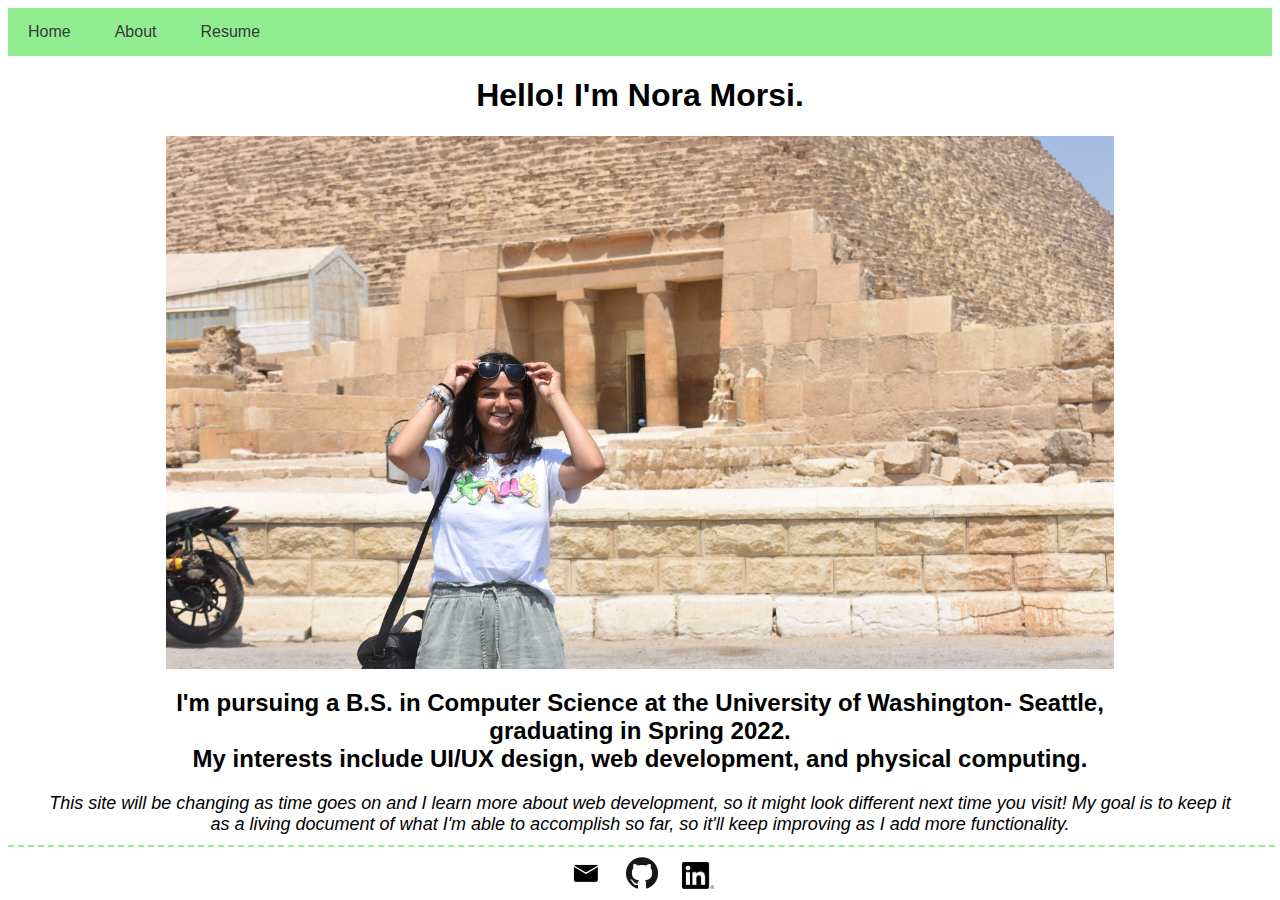
<file: index.html>
<!DOCTYPE html>
<html lang="en">
<head>
  <meta charset="UTF-8">
  <meta name="author" content="Nora Morsi">
  <meta name="description" content="Nora Morsi's personal website and portfolio">
  <link rel="stylesheet" href="index.css">
  <title> Nora Morsi </title>
</head>
<body>
  <nav>
    <ul>
      <li><a href="index.html">Home</a></li>
      <li><a href="about.html">About</a></li>
      <!--<li><a href="projects.html">Projects</a></li>-->
      <li><a href="resume.html">Resume</a></li>
      <!--<li><a href="contact.html">Contact</a></li>-->
    </ul>
  </nav>
  <div id="greeting"> <h1> Hello! I'm Nora Morsi. </h1> </div>
  <img id="me" alt="Here's me in Egypt from Summer 2019!" src="egypt.JPG">
  <div id="about">
    <h2> I'm pursuing a B.S. in Computer Science at the University of Washington- Seattle, <br>
    graduating in Spring 2022. <br>
    My interests include UI/UX design, web development, and physical computing. </h2>
  </div>
  <div id="disclaimer"> This site will be changing as time goes on and I learn more about web development,
    so it might look different next time you visit! My goal is to keep it as a living document of what
    I'm able to accomplish so far, so it'll keep improving as I add more functionality. </div>
  <footer>
    <div id="logos">
      <a href="mailto:morsin@uw.edu"><img id="email" alt="Email" src="email_icon.png"></a>
      <a href="https://github.com/noramorsi"><img id="github" alt="Github" src="GitHub-Mark-120px-plus.png"></a>
      <a href="https://www.linkedin.com/in/noramorsi/"><img id="linked" alt="LinkedIn" src="LI-In-Bug.png"></a>
    </div>
  </footer>
</body>
</html>
</file>
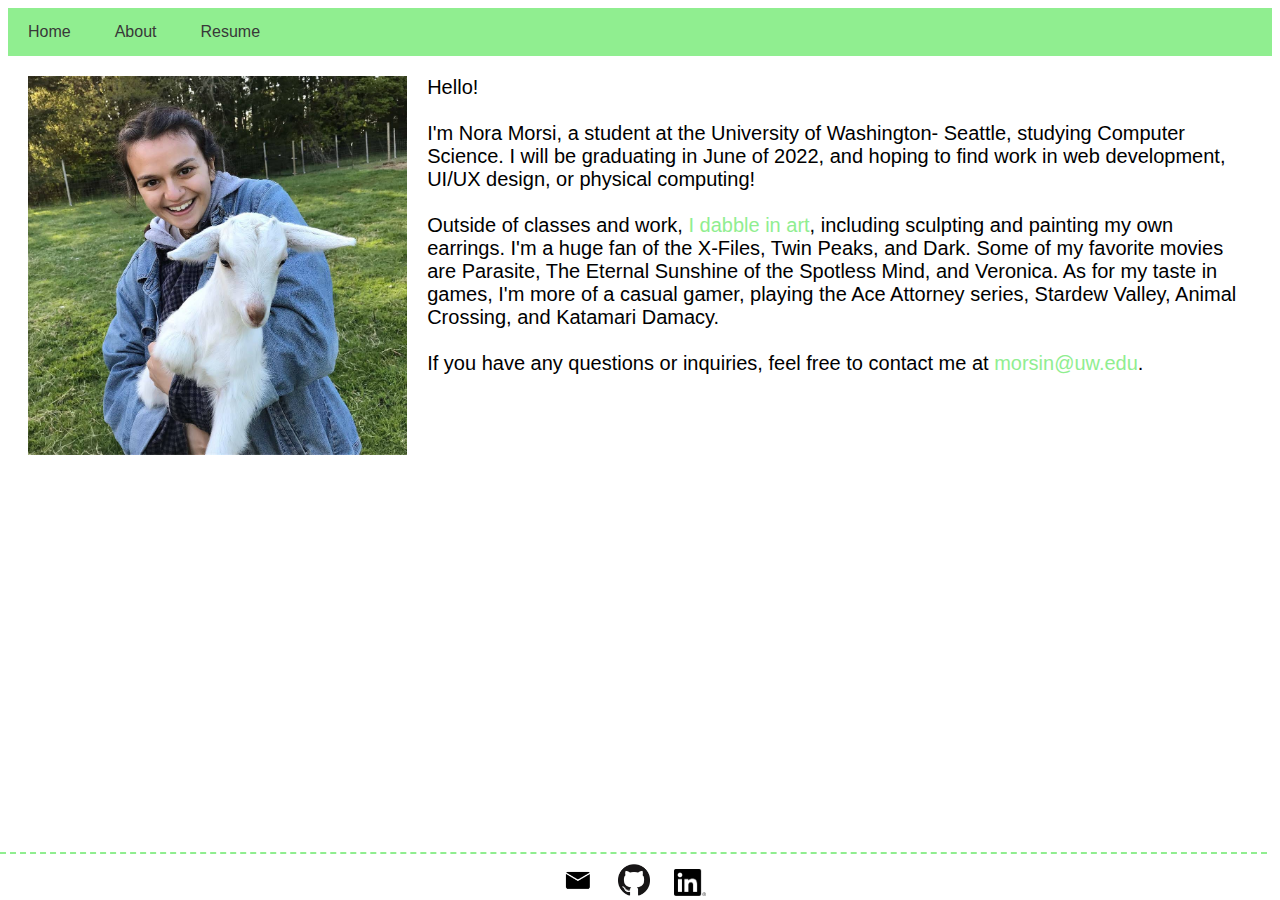
<file: about.html>
<!DOCTYPE html>
<html>
<head>
  <link rel="stylesheet" href="about.css">
<header>
  <title> Nora Morsi </title>
</header>
<nav>
  <ul>
    <li><a class="nav" href="index.html">Home</a></li>
    <li><a class="nav" href="about.html">About</a></li>
    <!--<li><a href="projects.html">Projects</a></li>-->
    <li><a href="resume.html">Resume</a></li>
    <!--<li><a href="contact.html">Contact</a></li>-->
  </ul>
</nav>
<div>
  <img id="me" src="mewithgoat.jpg" alt="Here's one of the happiest moments of my life: being able to hold a baby goat!">
  <div id="expo">
    Hello! <br> <br>
    I'm Nora Morsi, a student at the University of Washington- Seattle, studying Computer Science.
    I will be graduating in June of 2022, and hoping to find work in web development,
    UI/UX design, or physical computing! <br> <br>
    Outside of classes and work, <a class="link" href="https://www.instagram.com/carrotinart">I dabble in art</a>,
    including sculpting and painting my own earrings. I'm a huge fan of the X-Files, Twin Peaks, and Dark.
    Some of my favorite movies are Parasite, The Eternal Sunshine of the Spotless Mind, and Veronica.
    As for my taste in games, I'm more of a casual gamer, playing the Ace Attorney series, Stardew Valley,
    Animal Crossing, and Katamari Damacy. <br> <br>
    If you have any questions or inquiries, feel free to contact me at
    <a class="link" href="mailto:morsin@uw.edu">morsin@uw.edu</a>.
  </div>
</div>
<footer>
  <div id="logos">
    <a href="mailto:morsin@uw.edu"><img id="email" alt="Email" src="email_icon.png"></a>
    <a href="https://github.com/noramorsi"><img id="github" alt="Github" src="GitHub-Mark-120px-plus.png"></a>
    <a href="https://www.linkedin.com/in/noramorsi/"><img id="linked" alt="LinkedIn" src="LI-In-Bug.png"></a>
  </div>
</footer>
</html>
</file>
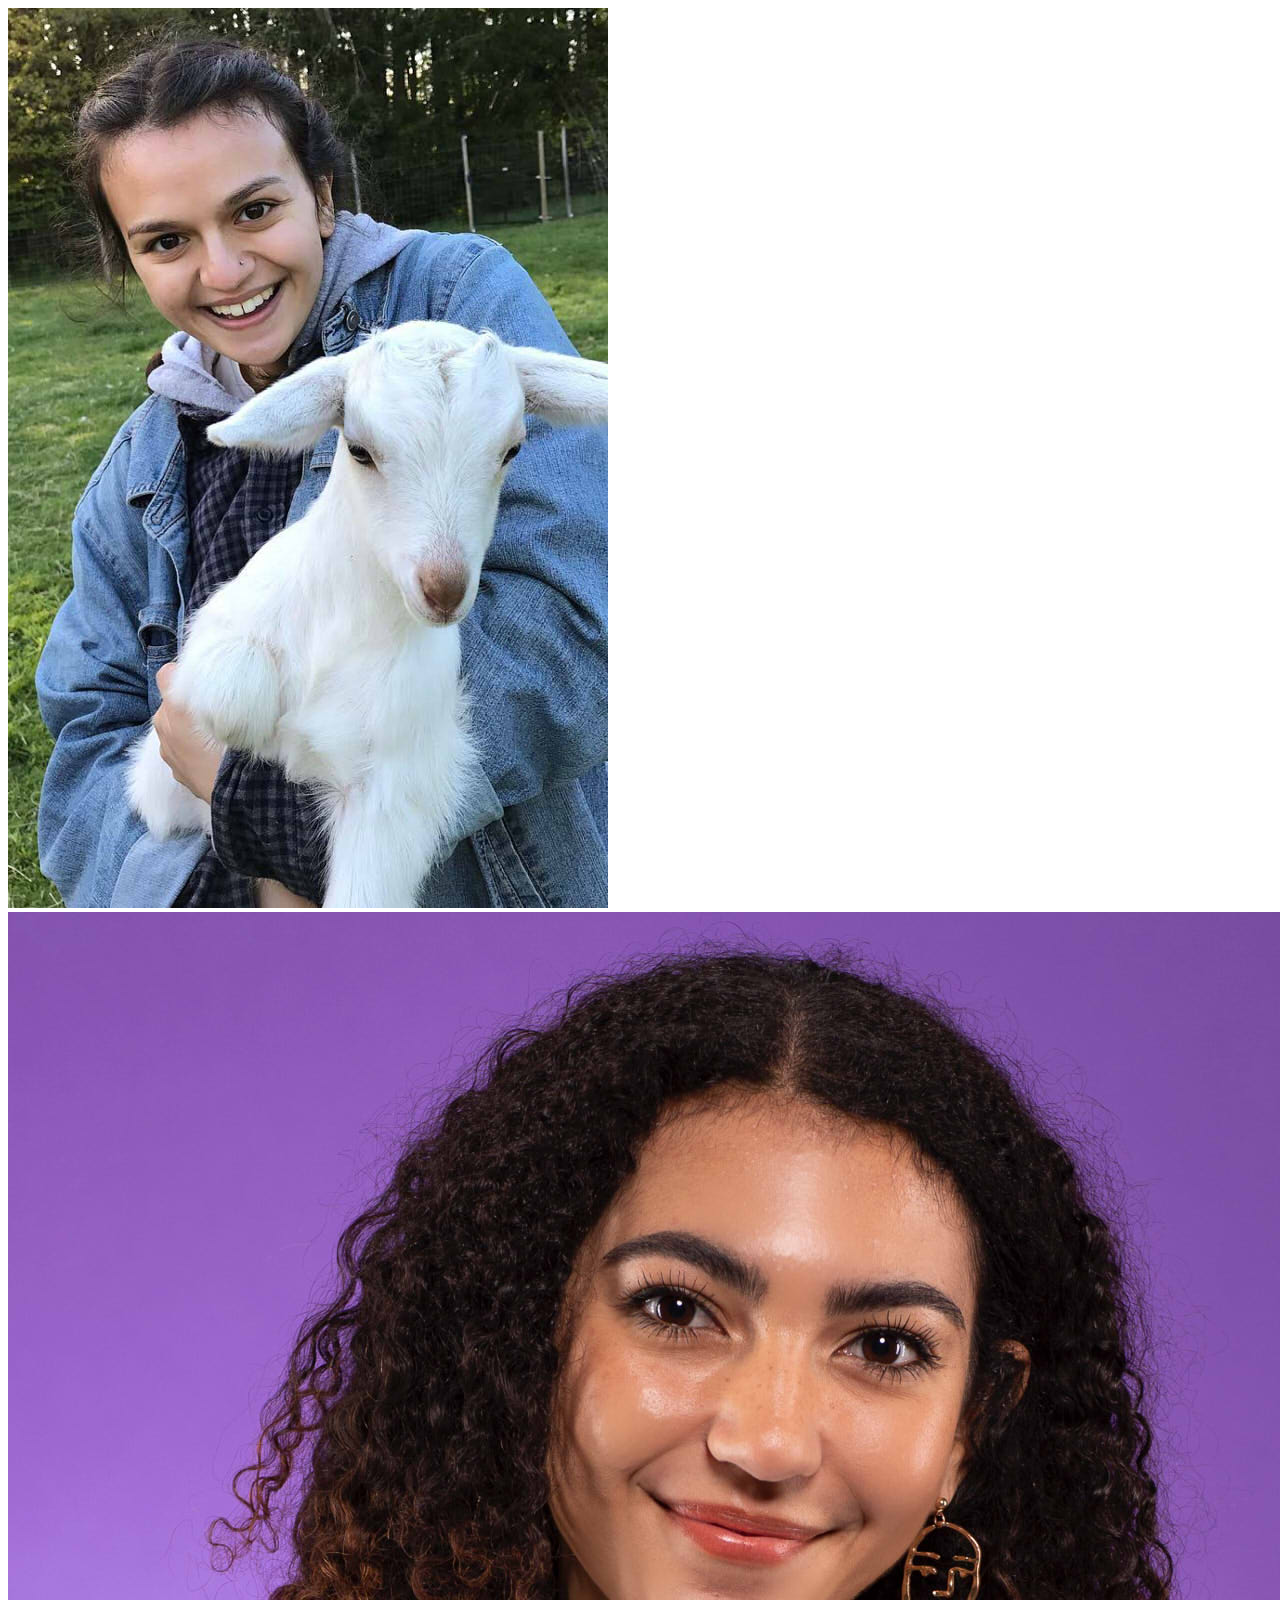
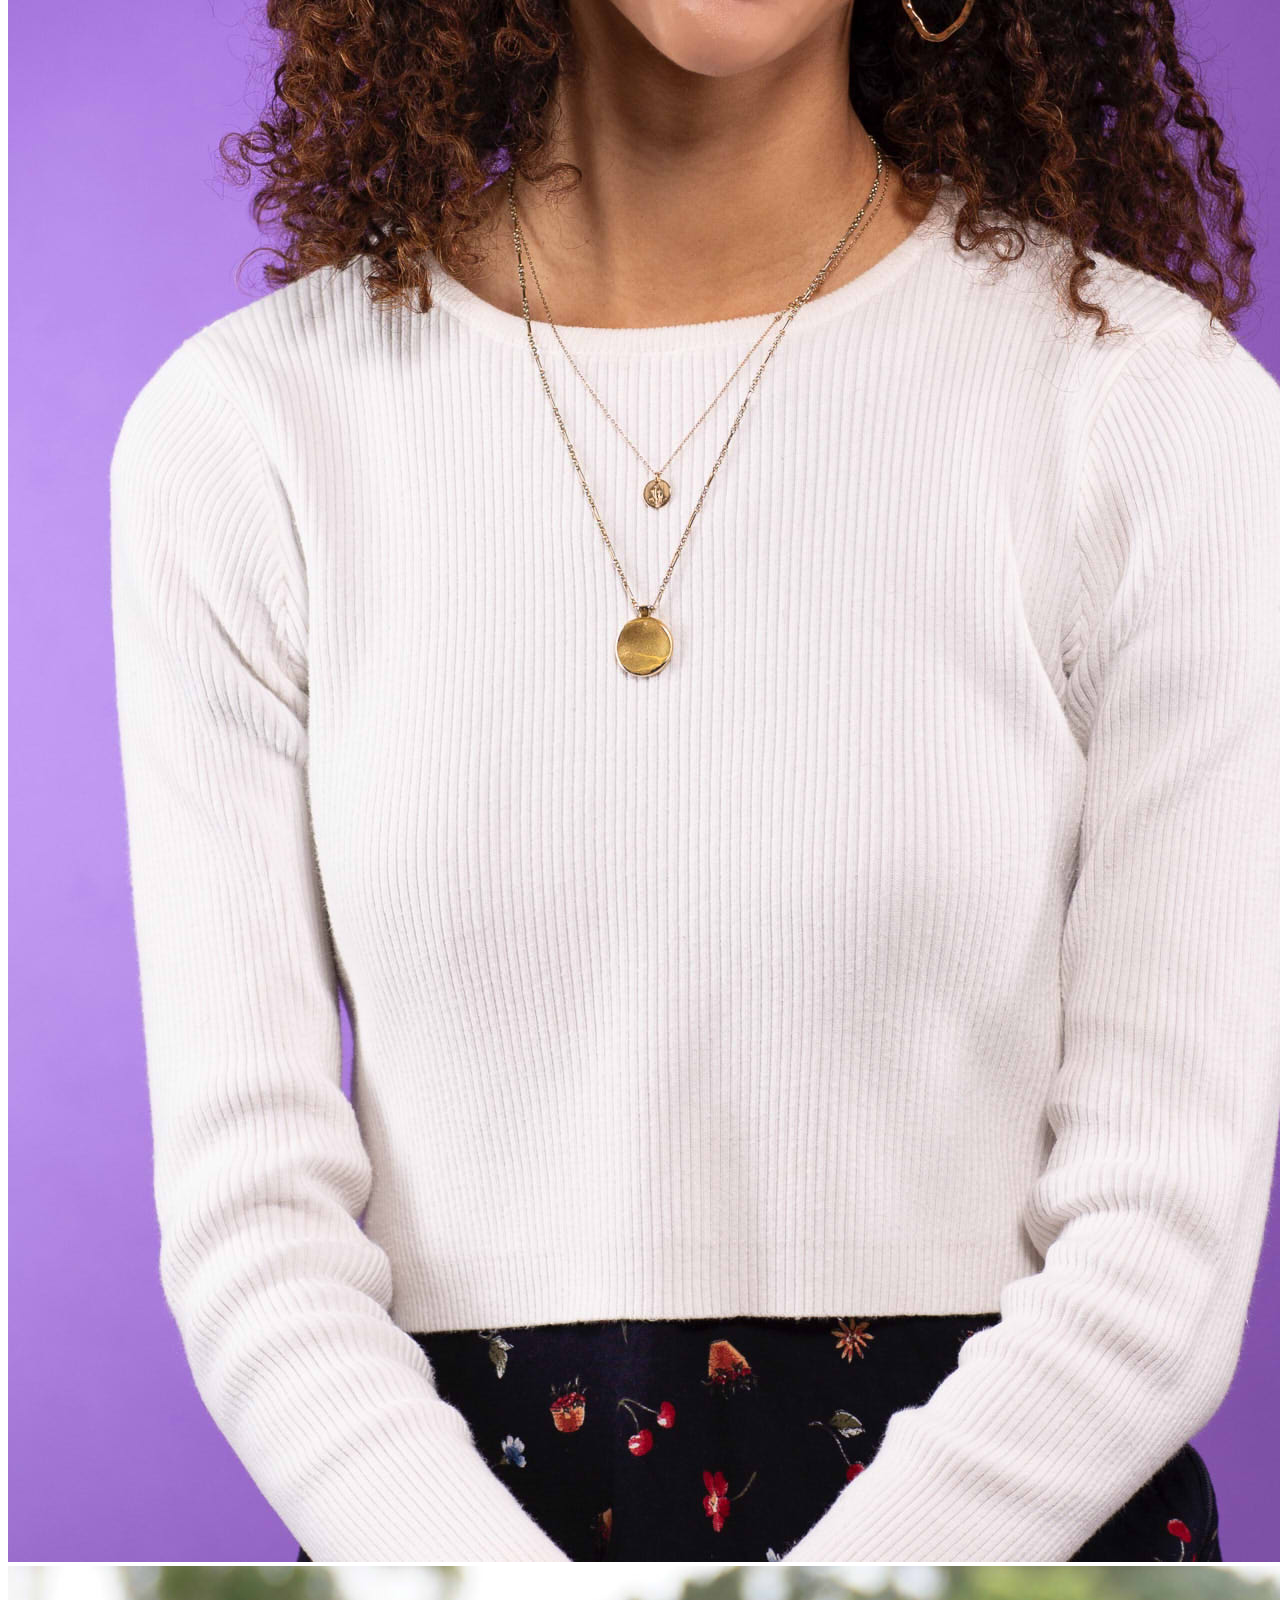
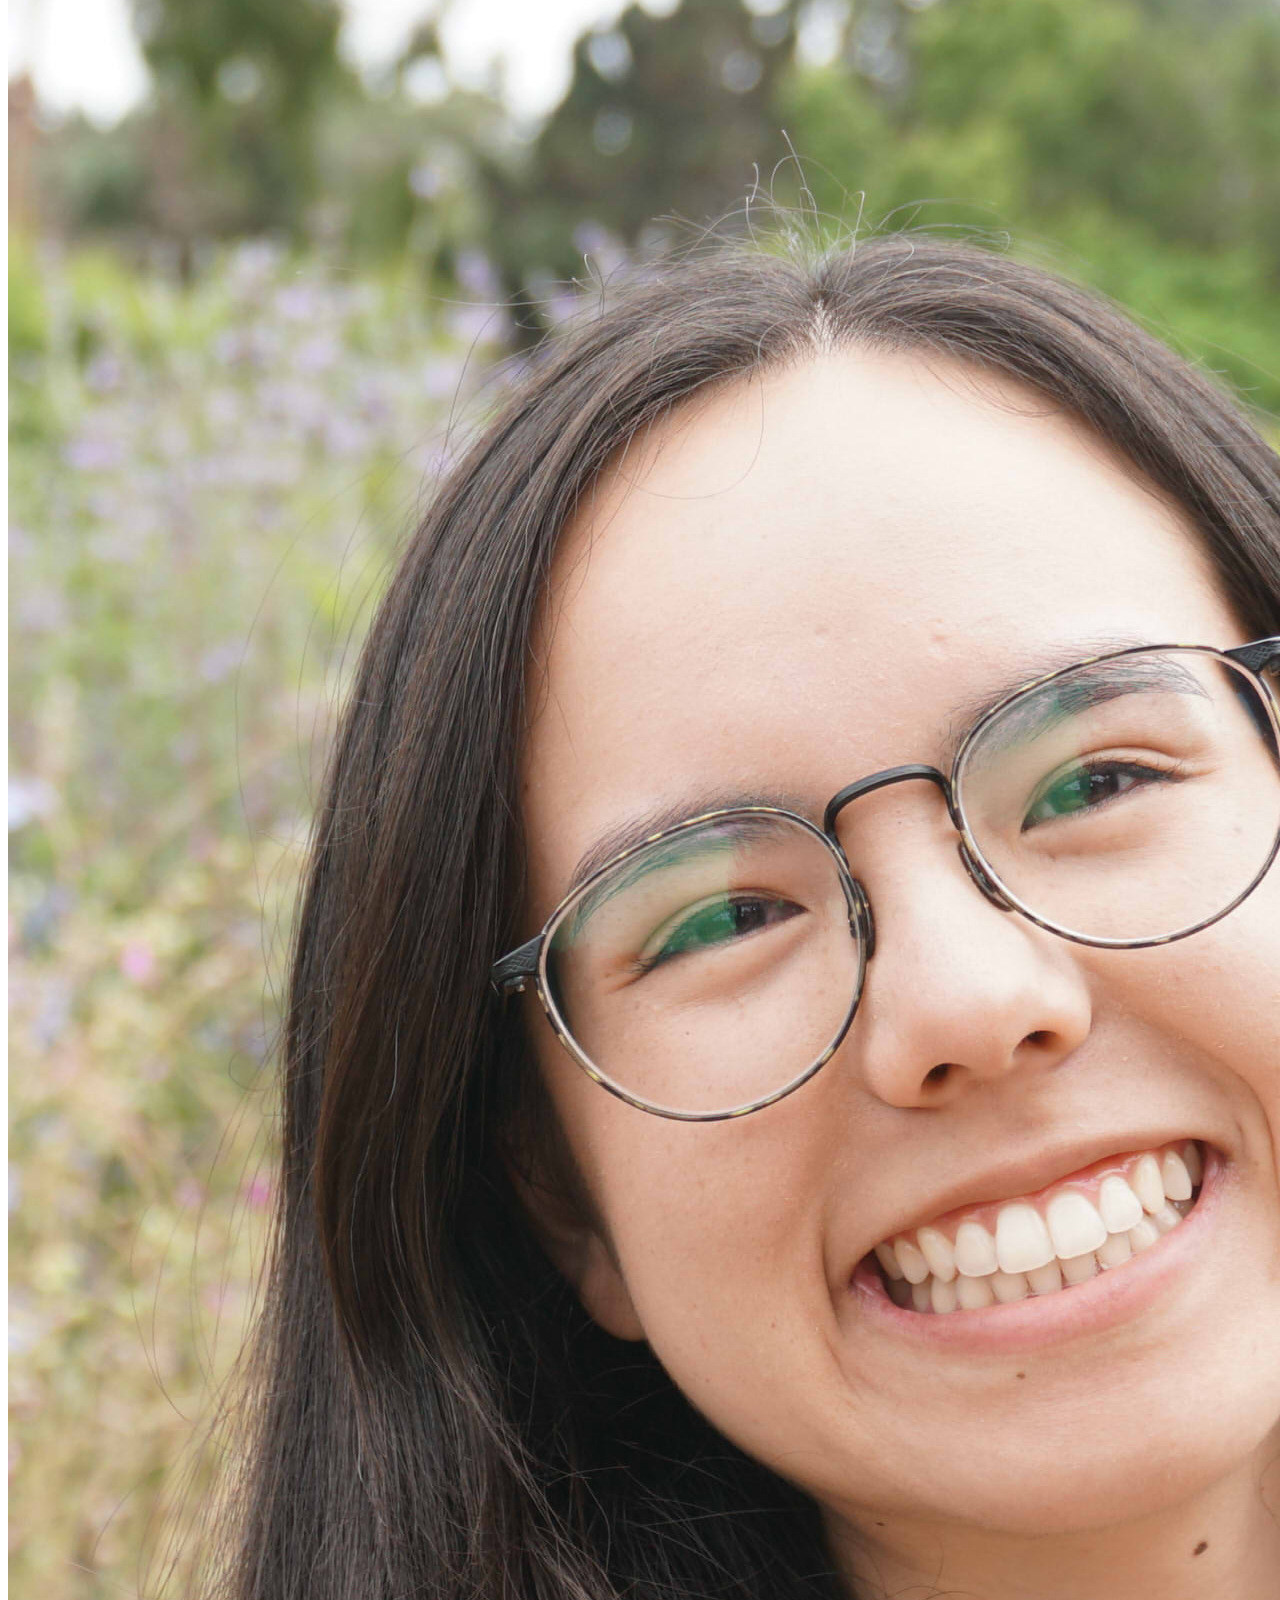
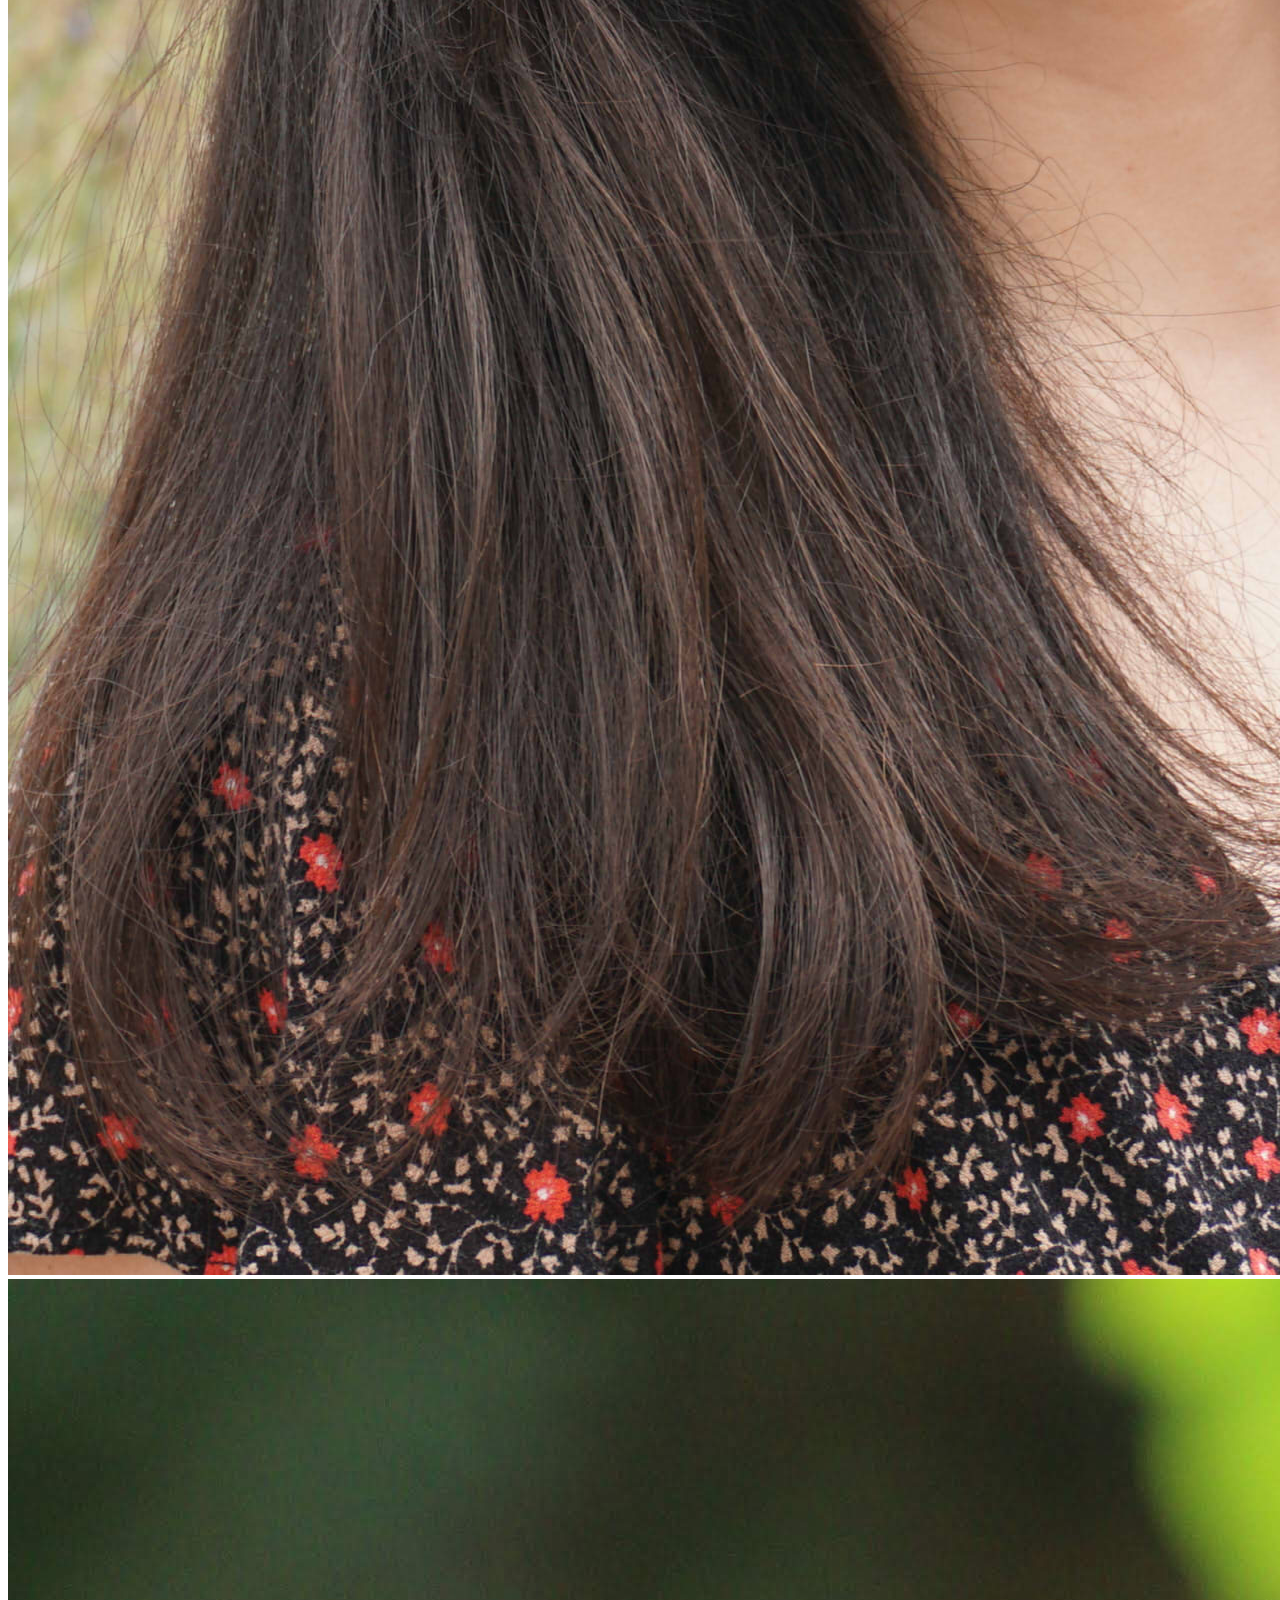
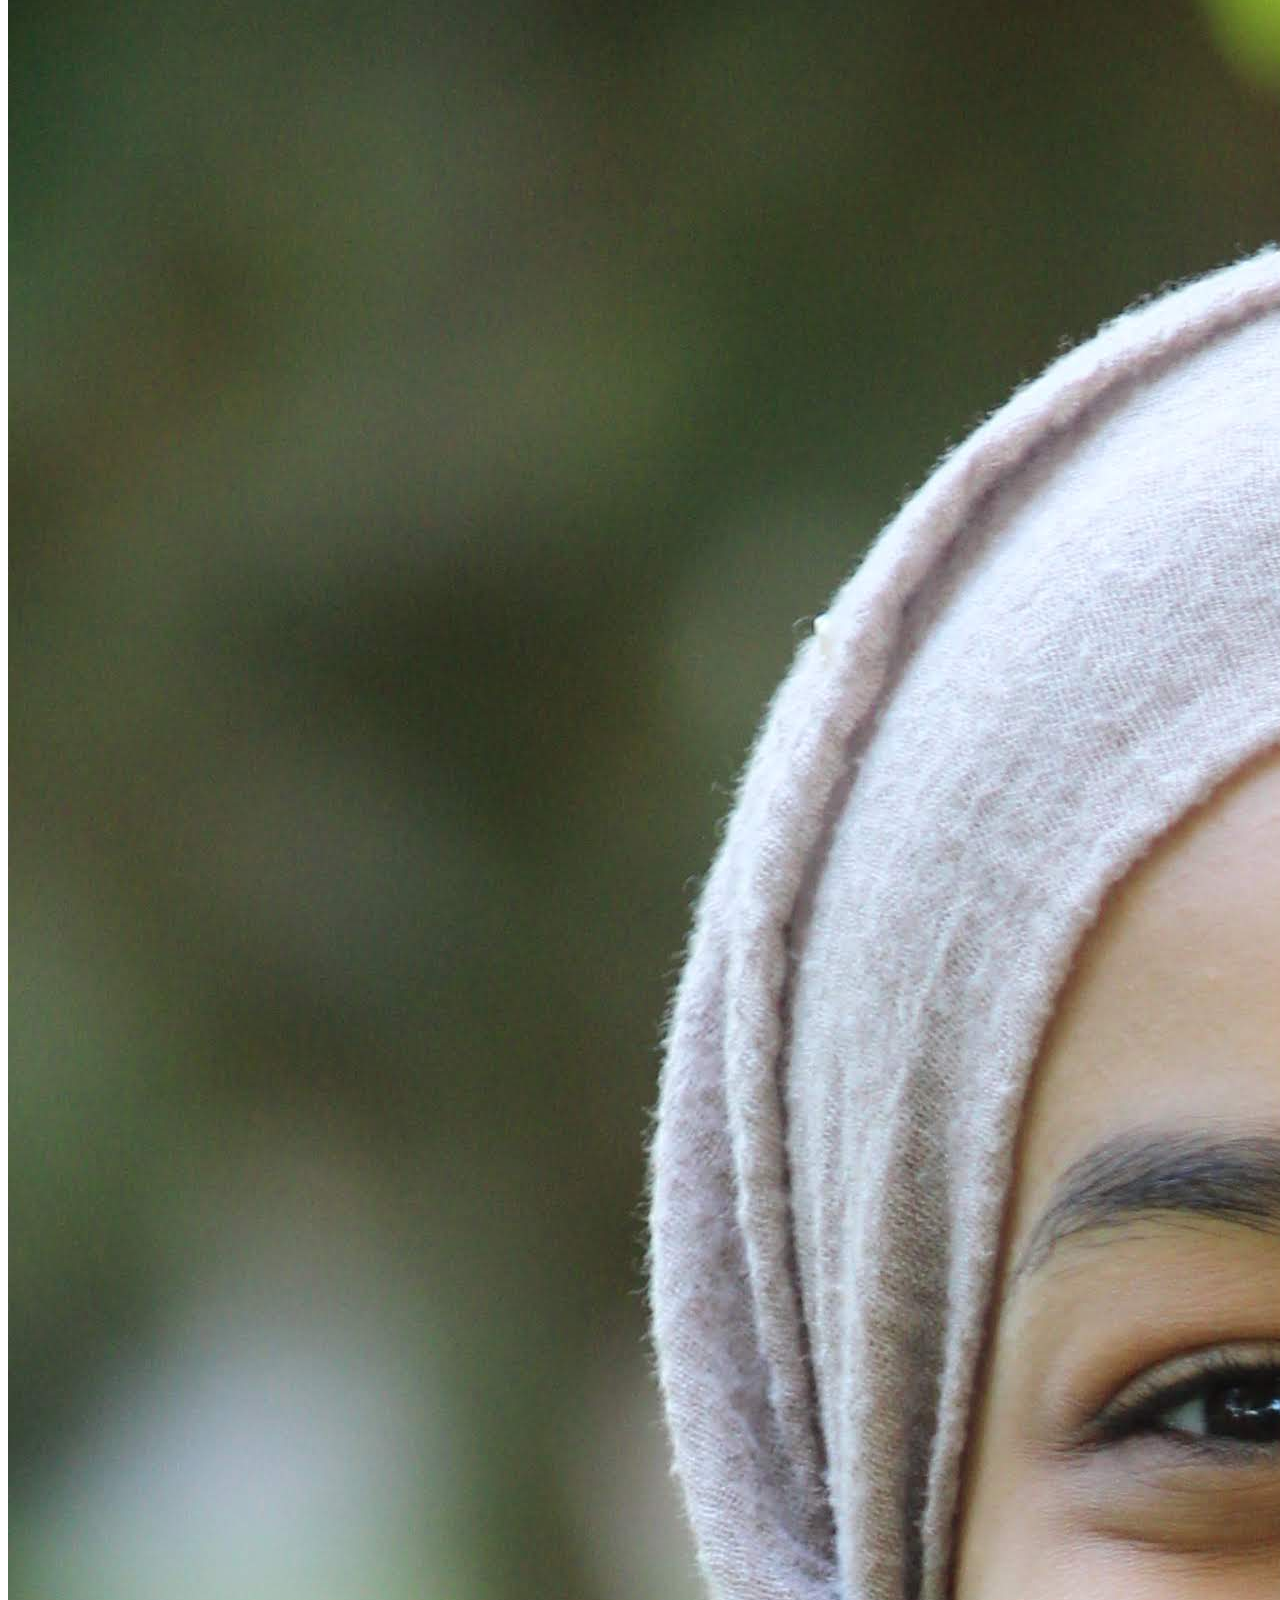
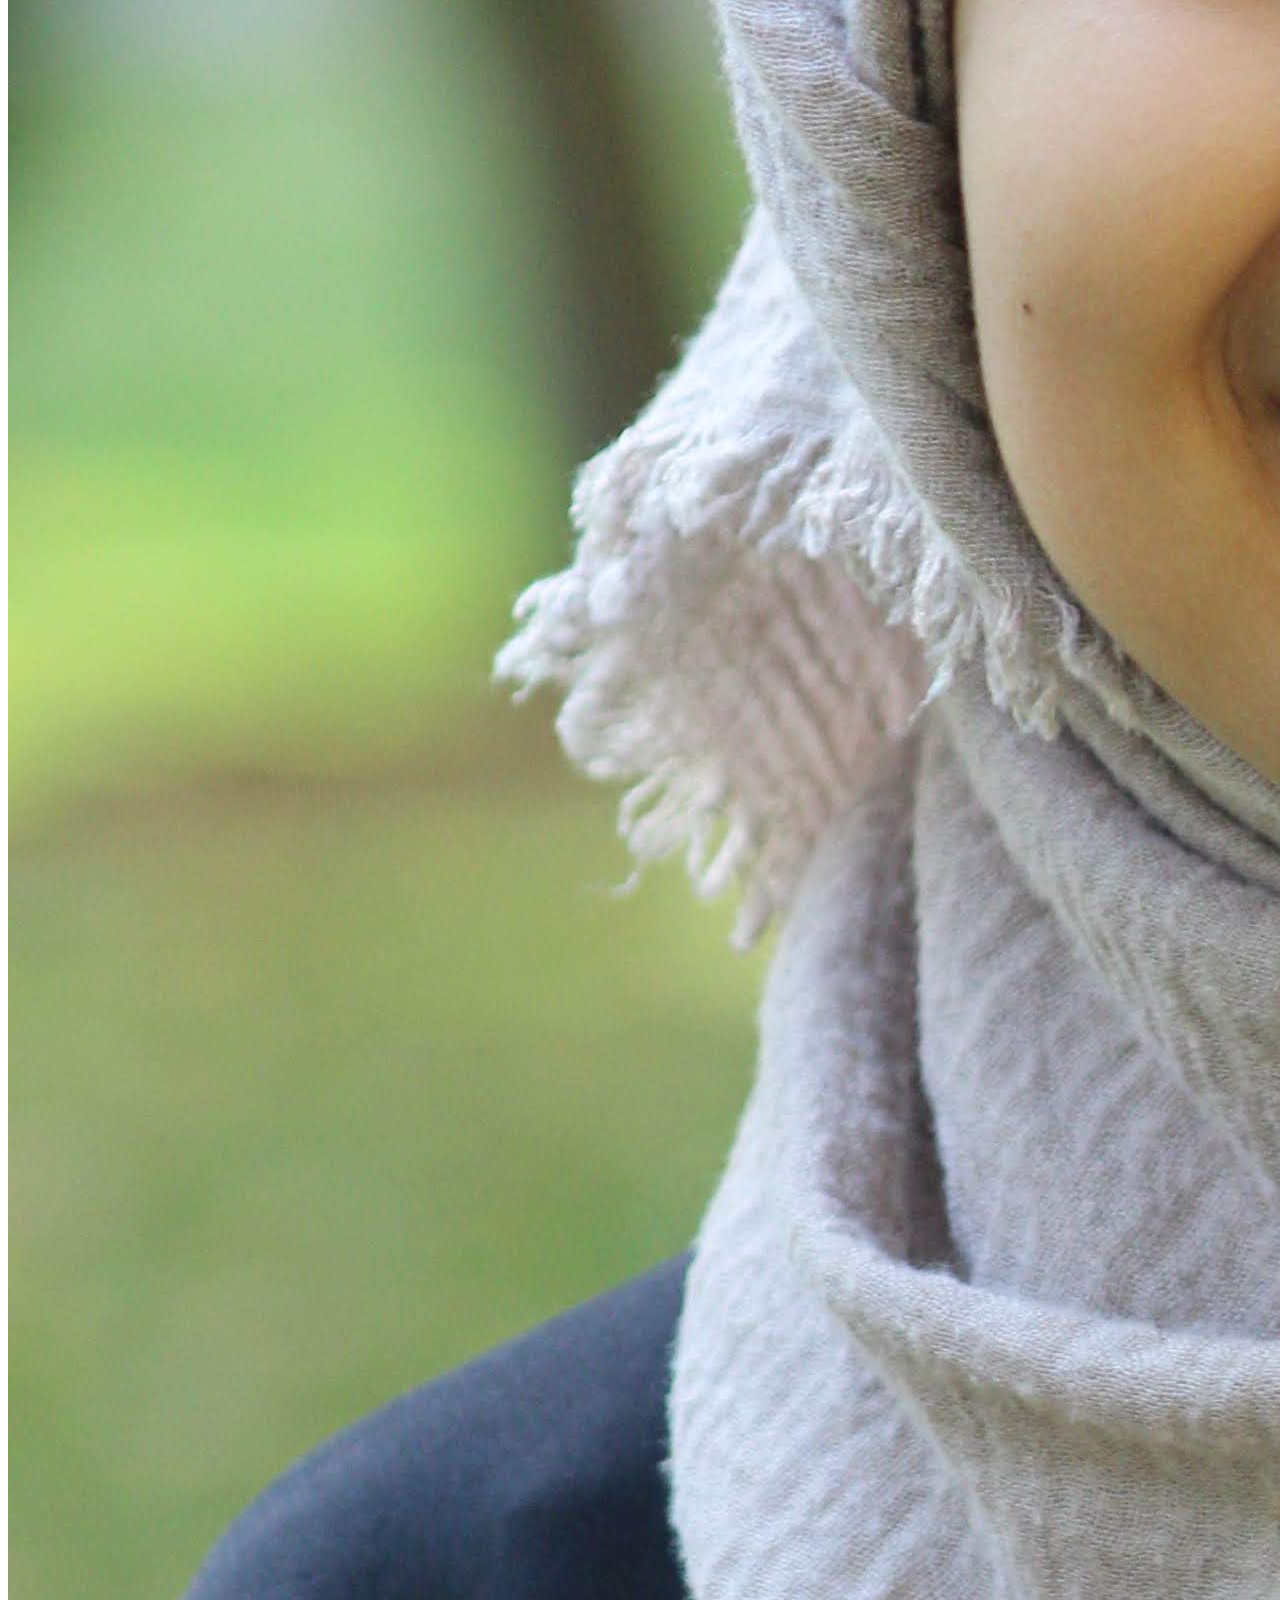
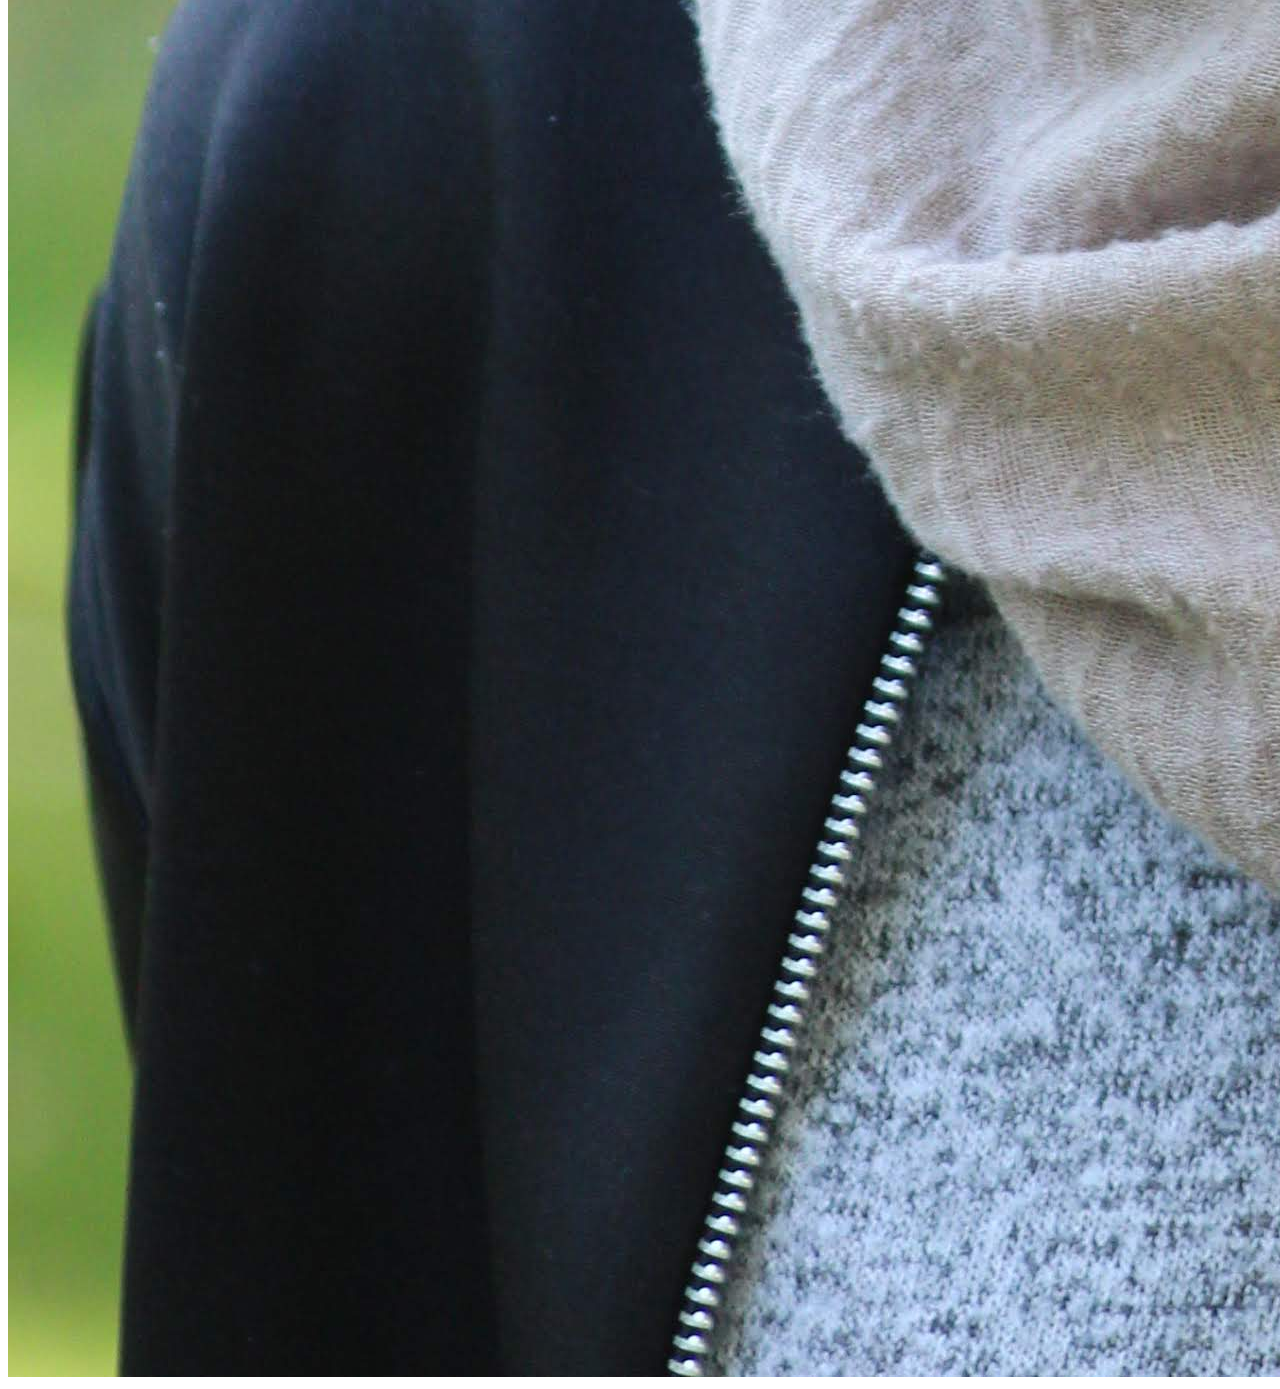
<file: asuw.html>
<!DOCTYPE html>
<html lang="en" dir="ltr">
  <head>
    <meta charset="utf-8">
    <title></title>
  </head>
  <body>
    <img src="asuw images\nora_siteimage.jpg">
    <img src="asuw images\julia_siteimage.JPG">
    <img src="asuw images\nicole_siteimage.JPEG">
    <img src="asuw images\eman_siteimage.jpg">
  </body>
</html>
</file>
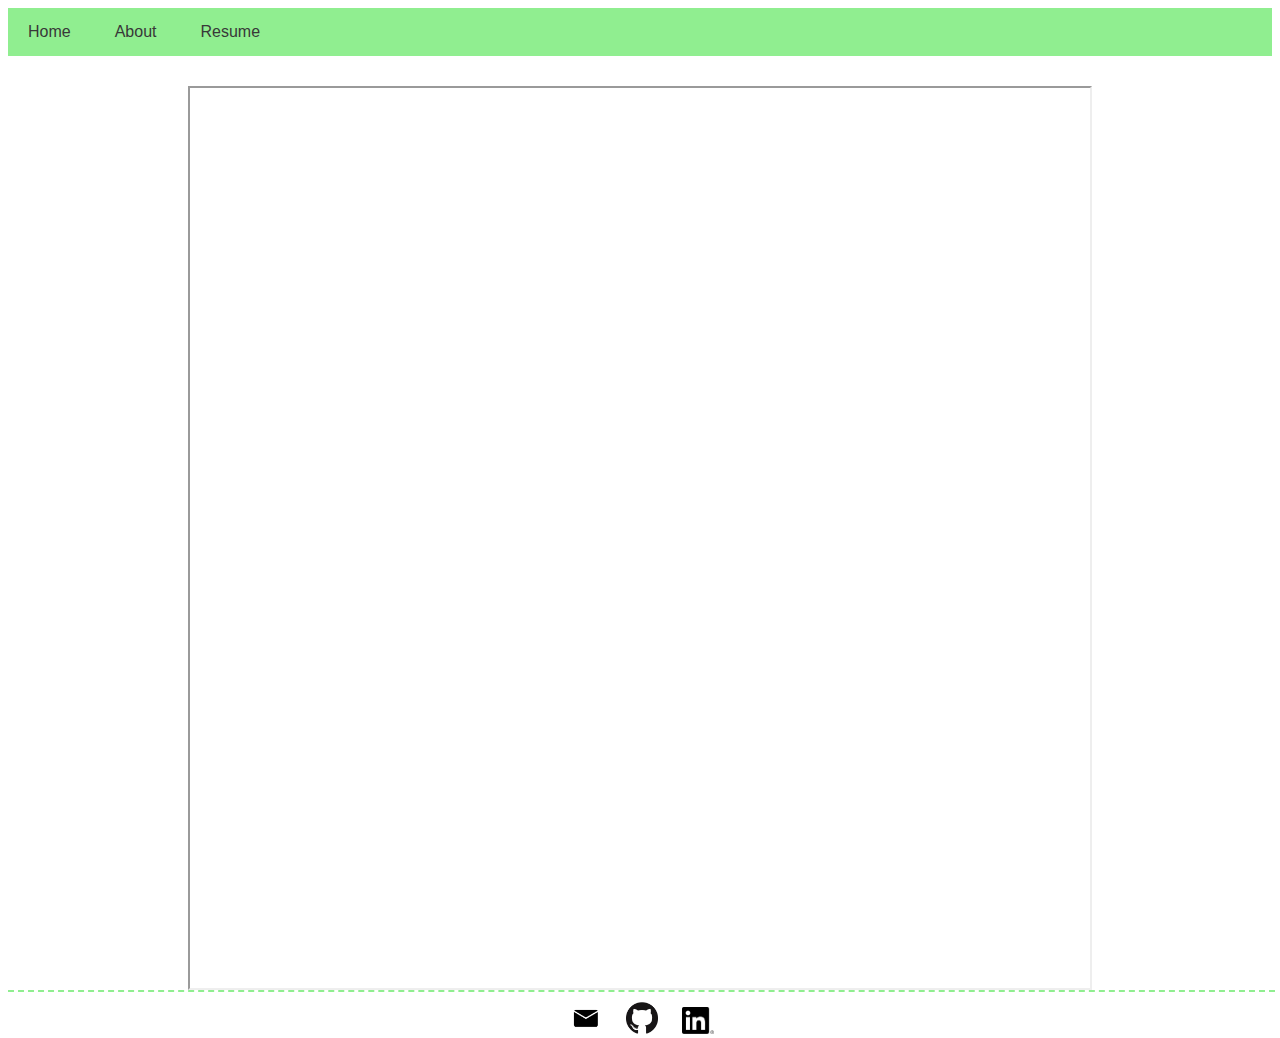
<file: resume.html>
<!DOCTYPE html>
<html>
<head>
  <link rel="stylesheet" href="resume.css">
<header>
  <title> Nora Morsi </title>
</header>
<nav>
  <ul>
    <li><a href="index.html">Home</a></li>
    <li><a href="about.html">About</a></li>
    <!--<li><a href="projects.html">Projects</a></li>-->
    <li><a href="resume.html">Resume</a></li>
    <!--<li><a href="contact.html">Contact</a></li>-->
  </ul>
</nav>
<iframe src="Resume_NoraMorsi.pdf#view=Fit" width=900px height=900px></iframe>
<footer>
  <div id="logos">
    <a href="mailto:morsin@uw.edu"><img id="email" alt="Email" src="email_icon.png"></a>
    <a href="https://github.com/noramorsi"><img id="github" alt="Github" src="GitHub-Mark-120px-plus.png"></a>
    <a href="https://www.linkedin.com/in/noramorsi/"><img id="linked" alt="LinkedIn" src="LI-In-Bug.png"></a>
  </div>
</footer>
</html>
</file>
<file: index.css>
ul {
  list-style-type: none;
  margin: 0;
  padding: 0;
  background-color: lightgreen;
}
li {
  display: inline-block;
  padding: 15px 20px;
}
a {
  display: inline-block;
  text-align: center;
  font-family: sans-serif;
  color: #383838;
  text-decoration: none;
}
a:hover {
  color: white;
  font-style: oblique;
}
#me {
  display: block;
  margin-left: auto;
  margin-right: auto;
  max-width: 75%;
  height: auto;
}
#greeting {
  font-size: 16px;
  font-family: sans-serif;
  display: inline;
  text-align: center;
}
#about {
  font-size: 16px;
  margin-left: 30px;
  margin-right: 30px;
  font-family: sans-serif;
  text-align: center;
}
#disclaimer {
  font-size: 18px;
  margin-left: 30px;
  margin-right: 30px;
  font-family: sans-serif;
  font-style: italic;
  text-align: center;
  padding-bottom: 10px;
}
#logos {
  position: absolute;
  width: 99%;
  display: block;
  text-align: center;
  padding-top: 10px;
  border-top: 2px dashed lightgreen;
}
#email {
  width: 32px;
  height: auto;
  margin-right: 20px;
}
#github {
  width: 32px;
  height: auto;
  margin-right: 20px;
}
#linked {
  width: 32px;
  height: auto;
  filter: brightness(0%);
}
</file>
<file: about.css>
ul {
  list-style-type: none;
  margin: 0;
  padding: 0;
  background-color: lightgreen;
}
li {
  display: inline-block;
  padding: 15px 20px;
}
a {
  display: inline-block;
  text-align: center;
  font-family: sans-serif;
  color: #383838;
  text-decoration: none;
}
a:hover {
  color: white;
  font-style: oblique;
}
#expo {
  padding-top: 20px;
  margin-right: 20px;
  font-family: sans-serif;
  font-size: 20px;
  padding-bottom: 10px;
}
#me {
  padding-top: 20px;
  padding-left: 20px;
  float: left;
  display: inline;
  max-width: 30%;
  padding-right: 20px;
}
.link {
  color: lightgreen;
  text-decoration: none;
}
.link:hover {
  color: darkgreen;
  font-style: normal;
}
#logos {
  position: absolute;
  left: 0;
  bottom: 0;
  width: 99%;
  display: block;
  text-align: center;
  padding-top: 10px;
  border-top: 2px dashed lightgreen;
}
#email {
  width: 32px;
  height: auto;
  margin-right: 20px;
}
#github {
  width: 32px;
  height: auto;
  margin-right: 20px;
}
#linked {
  width: 32px;
  height: auto;
  filter: brightness(0%);
}
</file>
<file: resume.css>
ul {
  list-style-type: none;
  margin: 0;
  padding: 0;
  background-color: lightgreen;
}
li {
  display: inline-block;
  padding: 15px 20px;
}
a {
  display: inline-block;
  text-align: center;
  font-family: sans-serif;
  color: #383838;
  text-decoration: none;
}
a:hover {
  color: white;
  font-style: oblique;
}
iframe {
  margin-top: 30px;
  display: block;
  margin-right: auto;
  margin-left: auto;
}
#logos {
  position: absolute;
  width: 99%;
  display: block;
  text-align: center;
  padding-top: 10px;
  border-top: 2px dashed lightgreen;
}
#email {
  width: 32px;
  height: auto;
  margin-right: 20px;
}
#github {
  width: 32px;
  height: auto;
  margin-right: 20px;
}
#linked {
  width: 32px;
  height: auto;
  filter: brightness(0%);
}
</file>
